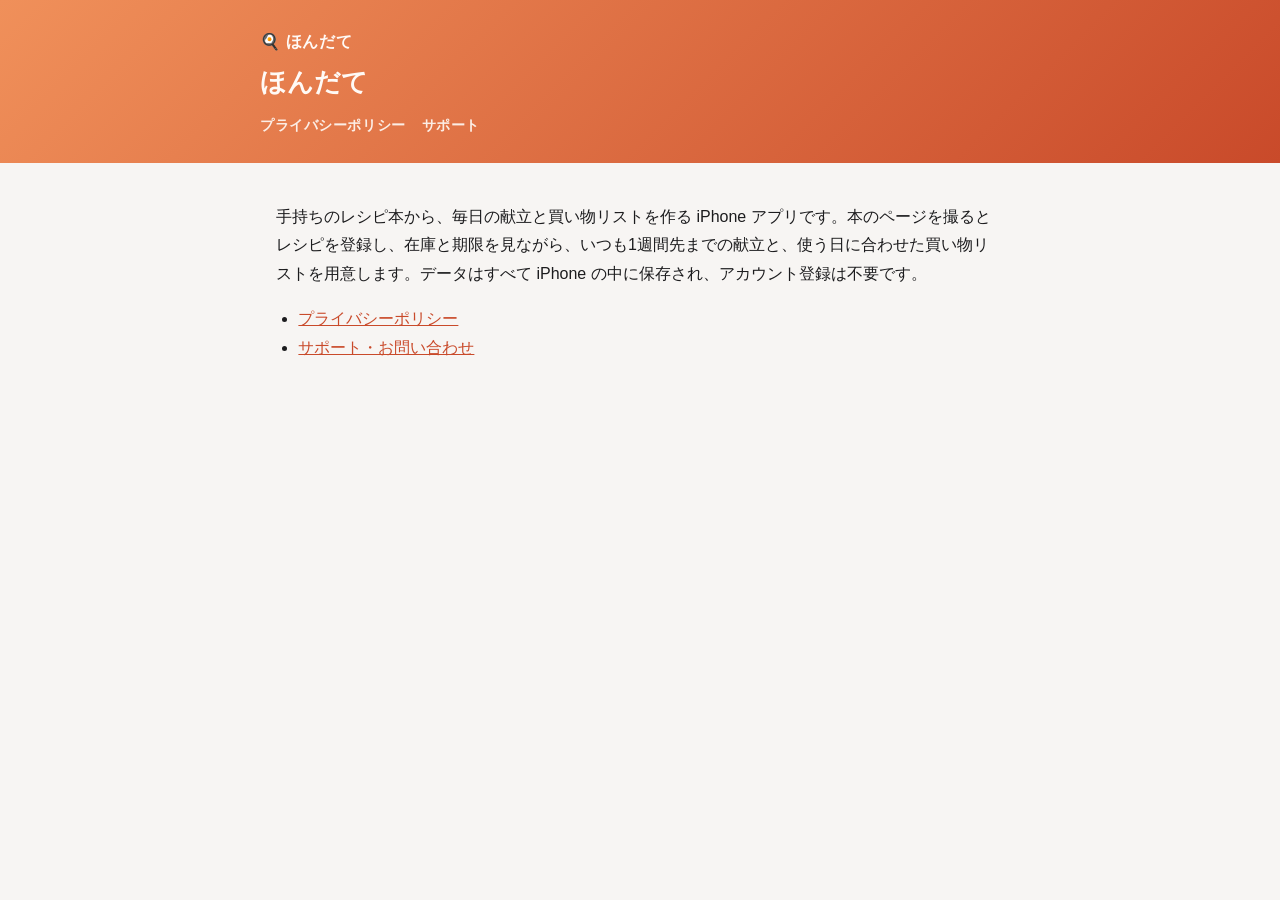
<file: index.html>
<!doctype html>
<html lang="ja">
<head>
<meta charset="utf-8">
<meta name="viewport" content="width=device-width, initial-scale=1">
<title>ほんだて | ほんだて</title>
<link rel="stylesheet" href="style.css">
</head>
<body>
<header><div class="inner">
  <a href="index.html">🍳 ほんだて</a>
  <h1>ほんだて</h1>
  <nav><a href="privacy.html">プライバシーポリシー</a><a href="support.html">サポート</a></nav>
</div></header>
<main>
<p>手持ちのレシピ本から、毎日の献立と買い物リストを作る iPhone アプリです。本のページを撮るとレシピを登録し、在庫と期限を見ながら、いつも1週間先までの献立と、使う日に合わせた買い物リストを用意します。データはすべて iPhone の中に保存され、アカウント登録は不要です。</p>
<ul>
  <li><a href="privacy.html">プライバシーポリシー</a></li>
  <li><a href="support.html">サポート・お問い合わせ</a></li>
</ul>
</main>
</body>
</html>
</file>
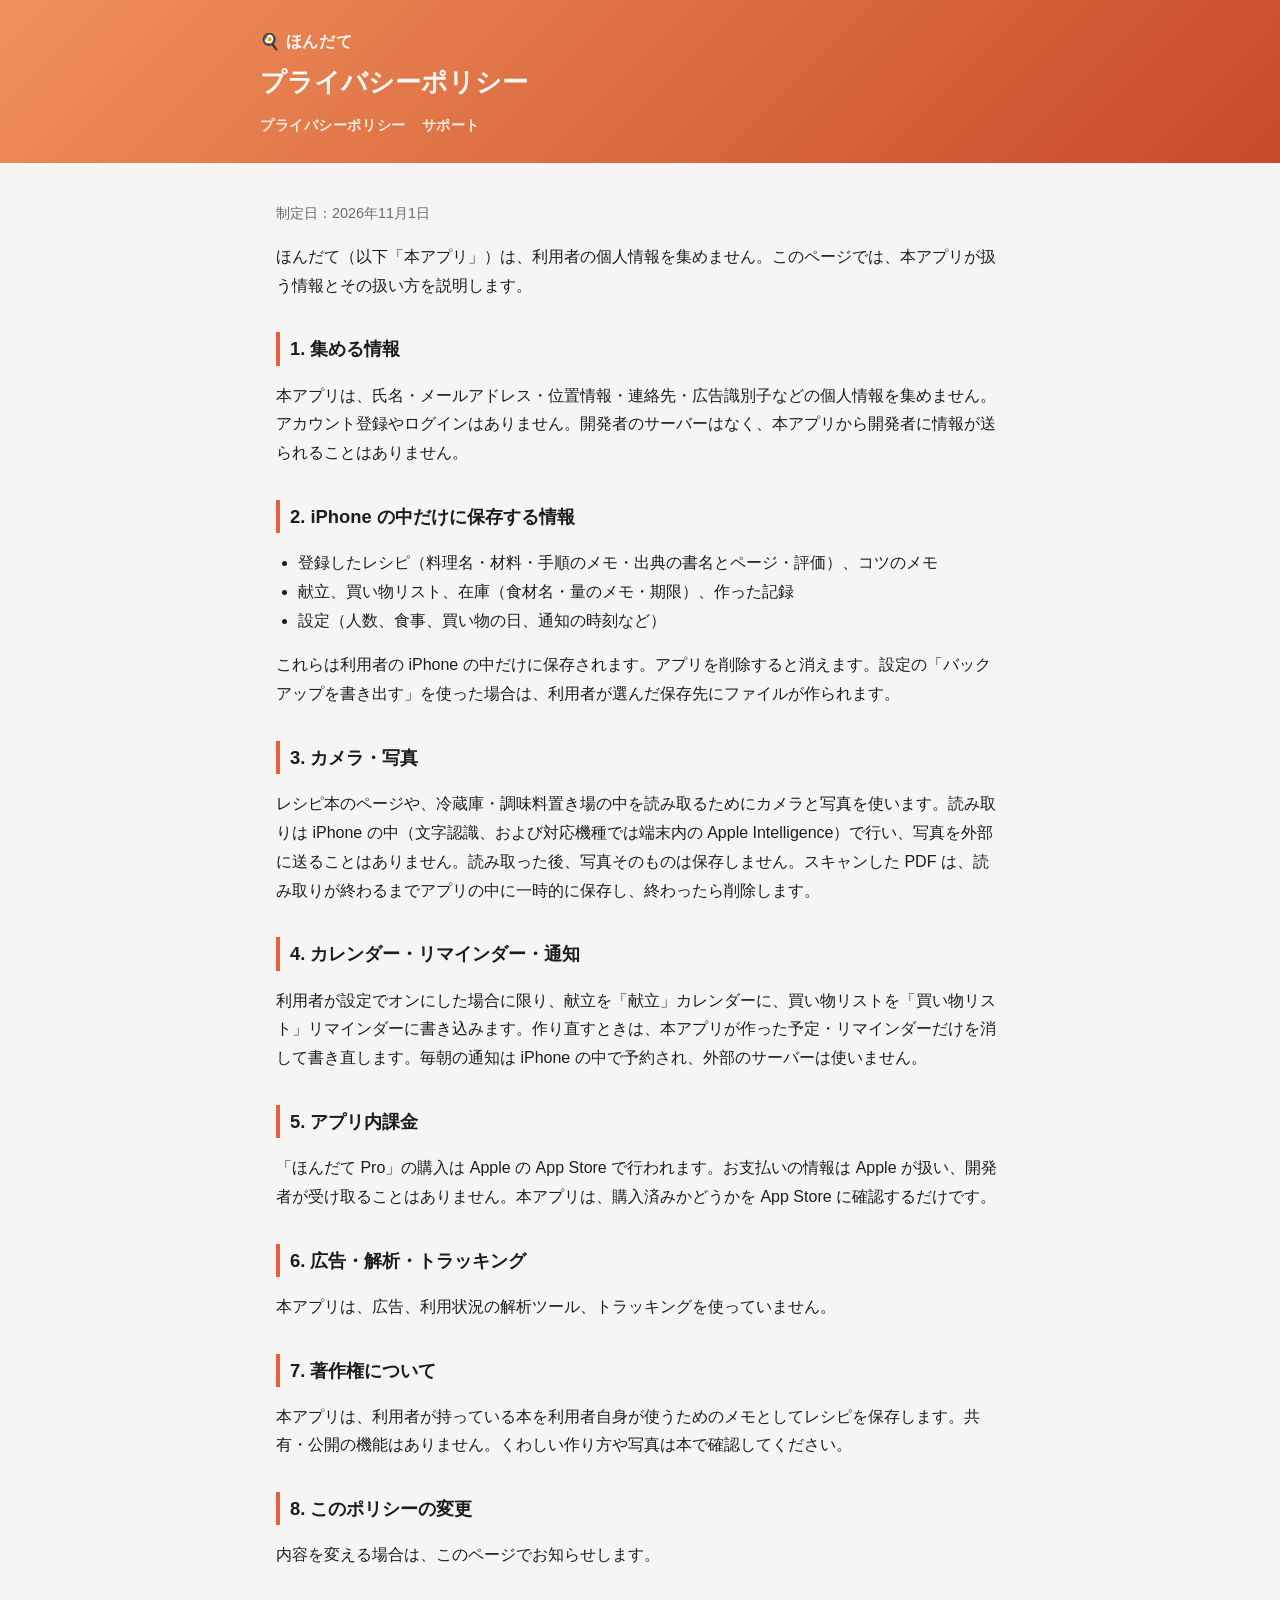
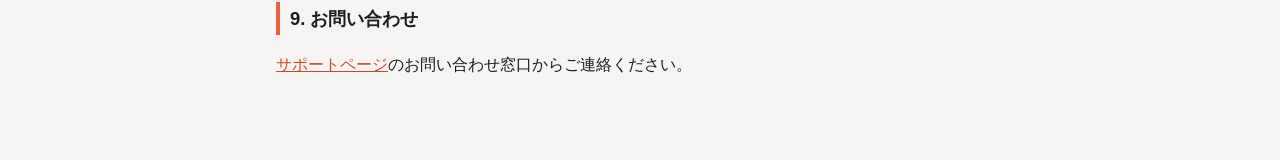
<file: privacy.html>
<!doctype html>
<html lang="ja">
<head>
<meta charset="utf-8">
<meta name="viewport" content="width=device-width, initial-scale=1">
<title>プライバシーポリシー | ほんだて</title>
<link rel="stylesheet" href="style.css">
</head>
<body>
<header><div class="inner">
  <a href="index.html">🍳 ほんだて</a>
  <h1>プライバシーポリシー</h1>
  <nav><a href="privacy.html">プライバシーポリシー</a><a href="support.html">サポート</a></nav>
</div></header>
<main>
<p class="meta">制定日：2026年11月1日</p>

<p>ほんだて（以下「本アプリ」）は、利用者の個人情報を集めません。このページでは、本アプリが扱う情報とその扱い方を説明します。</p>

<h2>1. 集める情報</h2>
<p>本アプリは、氏名・メールアドレス・位置情報・連絡先・広告識別子などの個人情報を集めません。アカウント登録やログインはありません。開発者のサーバーはなく、本アプリから開発者に情報が送られることはありません。</p>

<h2>2. iPhone の中だけに保存する情報</h2>
<ul>
  <li>登録したレシピ（料理名・材料・手順のメモ・出典の書名とページ・評価）、コツのメモ</li>
  <li>献立、買い物リスト、在庫（食材名・量のメモ・期限）、作った記録</li>
  <li>設定（人数、食事、買い物の日、通知の時刻など）</li>
</ul>
<p>これらは利用者の iPhone の中だけに保存されます。アプリを削除すると消えます。設定の「バックアップを書き出す」を使った場合は、利用者が選んだ保存先にファイルが作られます。</p>

<h2>3. カメラ・写真</h2>
<p>レシピ本のページや、冷蔵庫・調味料置き場の中を読み取るためにカメラと写真を使います。読み取りは iPhone の中（文字認識、および対応機種では端末内の Apple Intelligence）で行い、写真を外部に送ることはありません。読み取った後、写真そのものは保存しません。スキャンした PDF は、読み取りが終わるまでアプリの中に一時的に保存し、終わったら削除します。</p>

<h2>4. カレンダー・リマインダー・通知</h2>
<p>利用者が設定でオンにした場合に限り、献立を「献立」カレンダーに、買い物リストを「買い物リスト」リマインダーに書き込みます。作り直すときは、本アプリが作った予定・リマインダーだけを消して書き直します。毎朝の通知は iPhone の中で予約され、外部のサーバーは使いません。</p>

<h2>5. アプリ内課金</h2>
<p>「ほんだて Pro」の購入は Apple の App Store で行われます。お支払いの情報は Apple が扱い、開発者が受け取ることはありません。本アプリは、購入済みかどうかを App Store に確認するだけです。</p>

<h2>6. 広告・解析・トラッキング</h2>
<p>本アプリは、広告、利用状況の解析ツール、トラッキングを使っていません。</p>

<h2>7. 著作権について</h2>
<p>本アプリは、利用者が持っている本を利用者自身が使うためのメモとしてレシピを保存します。共有・公開の機能はありません。くわしい作り方や写真は本で確認してください。</p>

<h2>8. このポリシーの変更</h2>
<p>内容を変える場合は、このページでお知らせします。</p>

<h2>9. お問い合わせ</h2>
<p><a href="support.html">サポートページ</a>のお問い合わせ窓口からご連絡ください。</p>
</main>
</body>
</html>
</file>
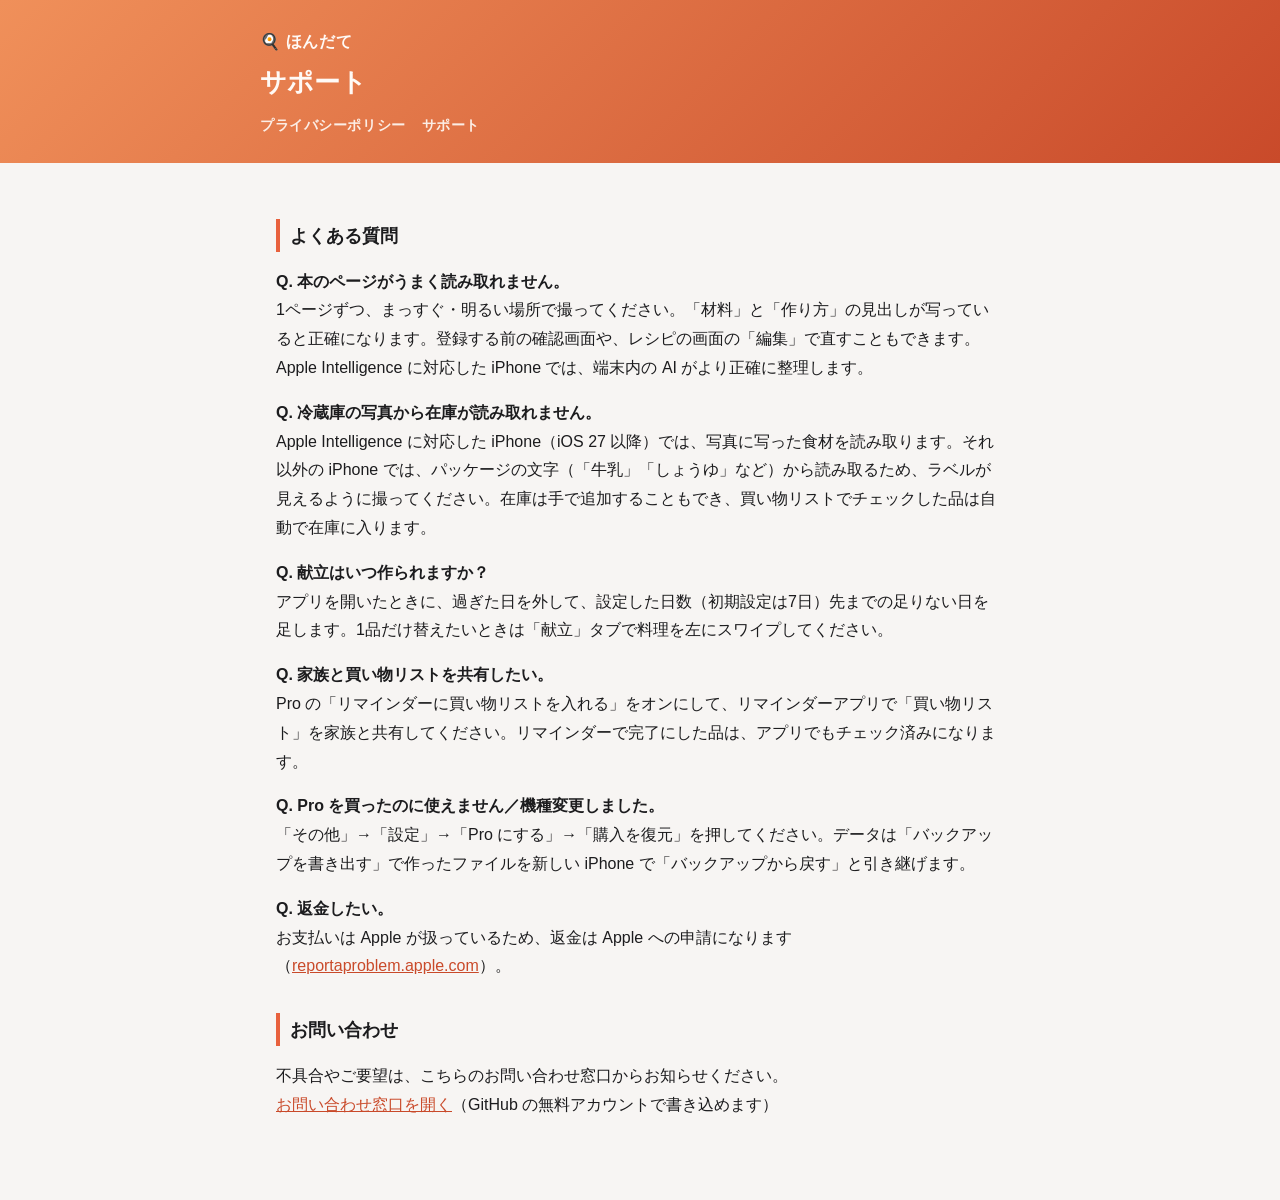
<file: support.html>
<!doctype html>
<html lang="ja">
<head>
<meta charset="utf-8">
<meta name="viewport" content="width=device-width, initial-scale=1">
<title>サポート | ほんだて</title>
<link rel="stylesheet" href="style.css">
</head>
<body>
<header><div class="inner">
  <a href="index.html">🍳 ほんだて</a>
  <h1>サポート</h1>
  <nav><a href="privacy.html">プライバシーポリシー</a><a href="support.html">サポート</a></nav>
</div></header>
<main>
<h2>よくある質問</h2>

<p><strong>Q. 本のページがうまく読み取れません。</strong><br>
1ページずつ、まっすぐ・明るい場所で撮ってください。「材料」と「作り方」の見出しが写っていると正確になります。登録する前の確認画面や、レシピの画面の「編集」で直すこともできます。Apple Intelligence に対応した iPhone では、端末内の AI がより正確に整理します。</p>

<p><strong>Q. 冷蔵庫の写真から在庫が読み取れません。</strong><br>
Apple Intelligence に対応した iPhone（iOS 27 以降）では、写真に写った食材を読み取ります。それ以外の iPhone では、パッケージの文字（「牛乳」「しょうゆ」など）から読み取るため、ラベルが見えるように撮ってください。在庫は手で追加することもでき、買い物リストでチェックした品は自動で在庫に入ります。</p>

<p><strong>Q. 献立はいつ作られますか？</strong><br>
アプリを開いたときに、過ぎた日を外して、設定した日数（初期設定は7日）先までの足りない日を足します。1品だけ替えたいときは「献立」タブで料理を左にスワイプしてください。</p>

<p><strong>Q. 家族と買い物リストを共有したい。</strong><br>
Pro の「リマインダーに買い物リストを入れる」をオンにして、リマインダーアプリで「買い物リスト」を家族と共有してください。リマインダーで完了にした品は、アプリでもチェック済みになります。</p>

<p><strong>Q. Pro を買ったのに使えません／機種変更しました。</strong><br>
「その他」→「設定」→「Pro にする」→「購入を復元」を押してください。データは「バックアップを書き出す」で作ったファイルを新しい iPhone で「バックアップから戻す」と引き継げます。</p>

<p><strong>Q. 返金したい。</strong><br>
お支払いは Apple が扱っているため、返金は Apple への申請になります（<a href="https://reportaproblem.apple.com/">reportaproblem.apple.com</a>）。</p>

<h2>お問い合わせ</h2>
<p>不具合やご要望は、こちらのお問い合わせ窓口からお知らせください。<br>
<a href="https://github.com/kurichan4234/hondate-legal/issues/new">お問い合わせ窓口を開く</a>（GitHub の無料アカウントで書き込めます）</p>
</main>
</body>
</html>
</file>
<file: style.css>
:root { --main: #E8613D; --main-dark: #C94A2A; --paper: #fffaf6; --ink: #1c1c1e; --muted: #6b6b70; --line: #e4e4e8; --bg: #f7f5f3; }
@media (prefers-color-scheme: dark) { :root { --ink: #f2f2f5; --muted: #a0a0a8; --line: #333338; --bg: #111113; } }
* { box-sizing: border-box; }
body { margin: 0; background: var(--bg); color: var(--ink); font: 16px/1.8 -apple-system, "Hiragino Sans", "Hiragino Kaku Gothic ProN", "Noto Sans JP", sans-serif; }
header { background: linear-gradient(135deg, #F0905A, var(--main-dark)); color: var(--paper); padding: 28px 16px 24px; }
header .inner, main { max-width: 760px; margin: 0 auto; }
header a { color: var(--paper); text-decoration: none; font-weight: 800; letter-spacing: .04em; }
header h1 { margin: 8px 0 0; font-size: 1.6rem; line-height: 1.4; }
nav { display: flex; gap: 16px; flex-wrap: wrap; margin-top: 12px; font-size: .9rem; }
nav a { font-weight: 600; opacity: .9; }
main { padding: 24px 16px 64px; }
h2 { font-size: 1.15rem; margin: 32px 0 8px; padding-left: 10px; border-left: 4px solid var(--main); }
ul { padding-left: 1.4em; }
.meta { color: var(--muted); font-size: .9rem; }
a { color: var(--main-dark); }
@media (prefers-color-scheme: dark) { a { color: #FF9A80; } }
</file>
